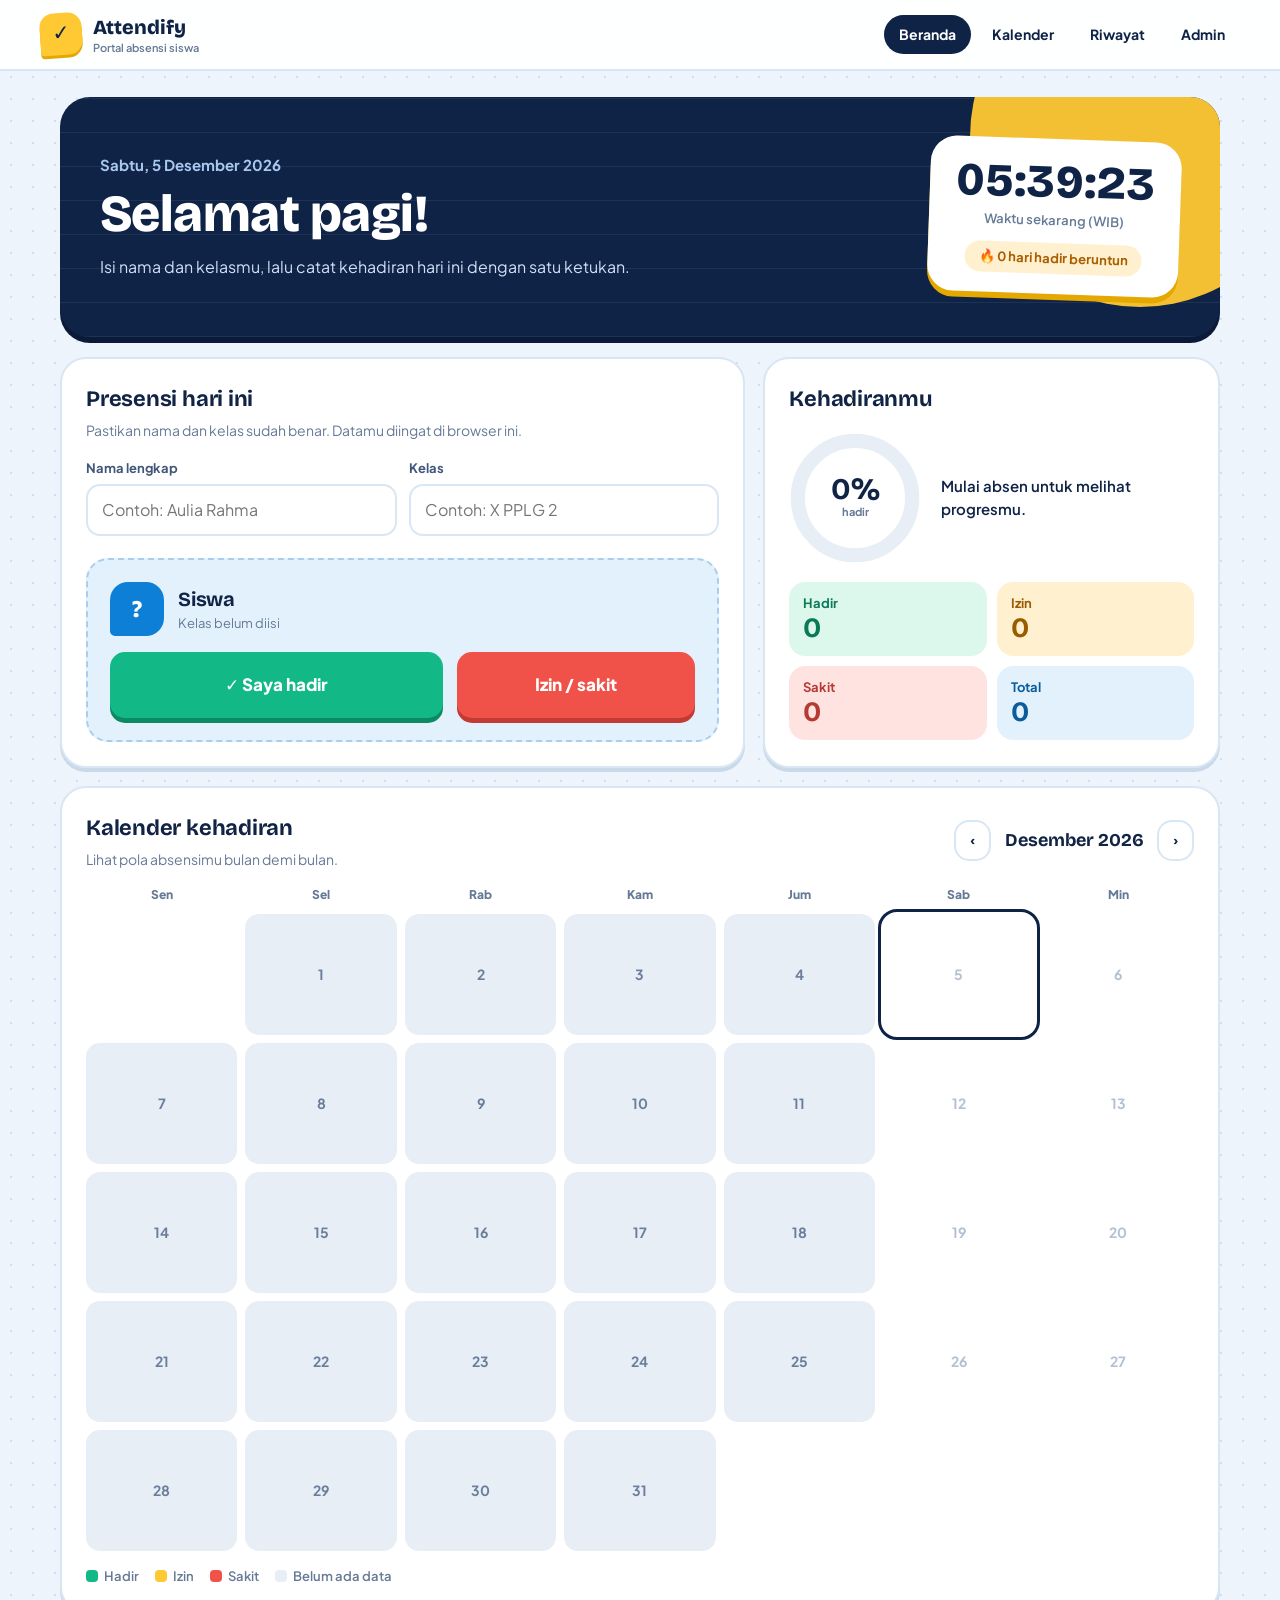
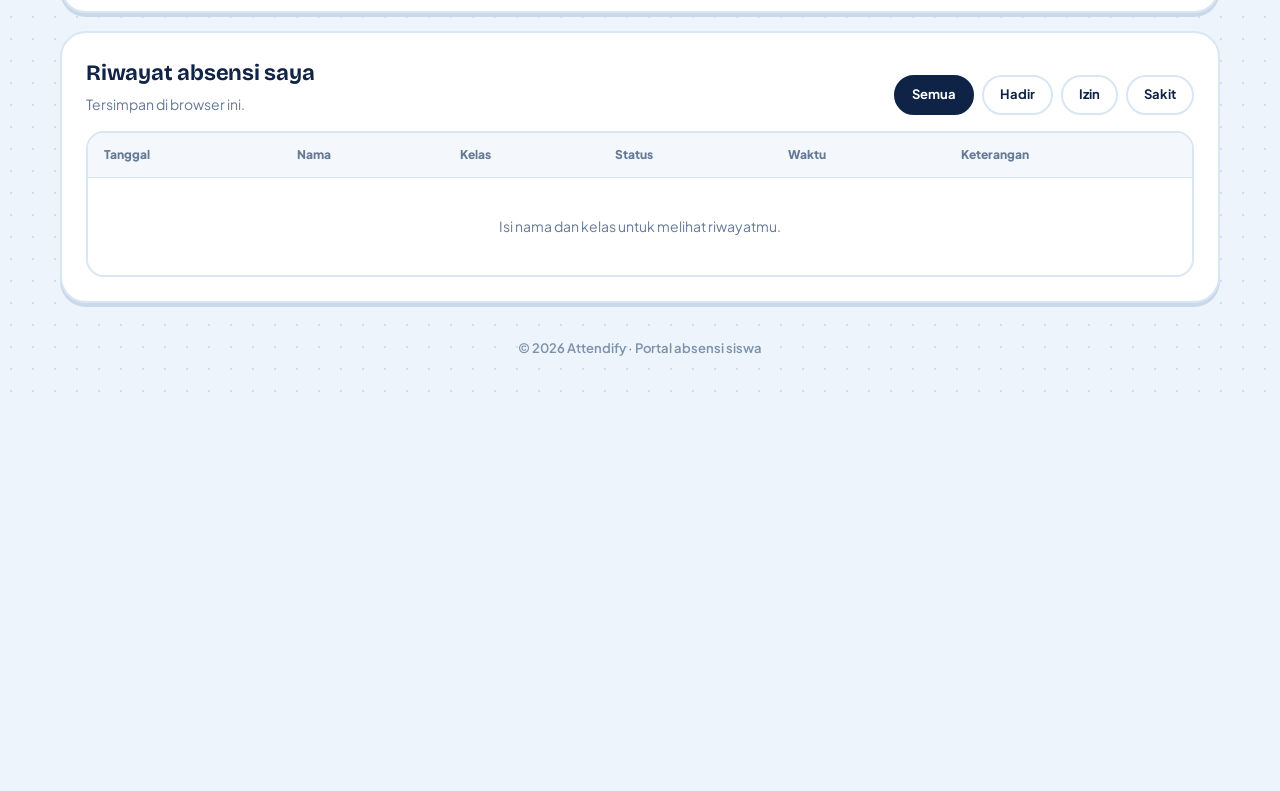
<file: index.html>
<!DOCTYPE html>
<html lang="id"><head><meta charset="UTF-8"><meta name="viewport" content="width=device-width,initial-scale=1">
<title>Attendify</title><meta http-equiv="refresh" content="0; url=siswa.html"></head>
<body><p>Membuka Attendify... <a href="siswa.html">Klik di sini jika tidak otomatis.</a></p></body></html>
</file>
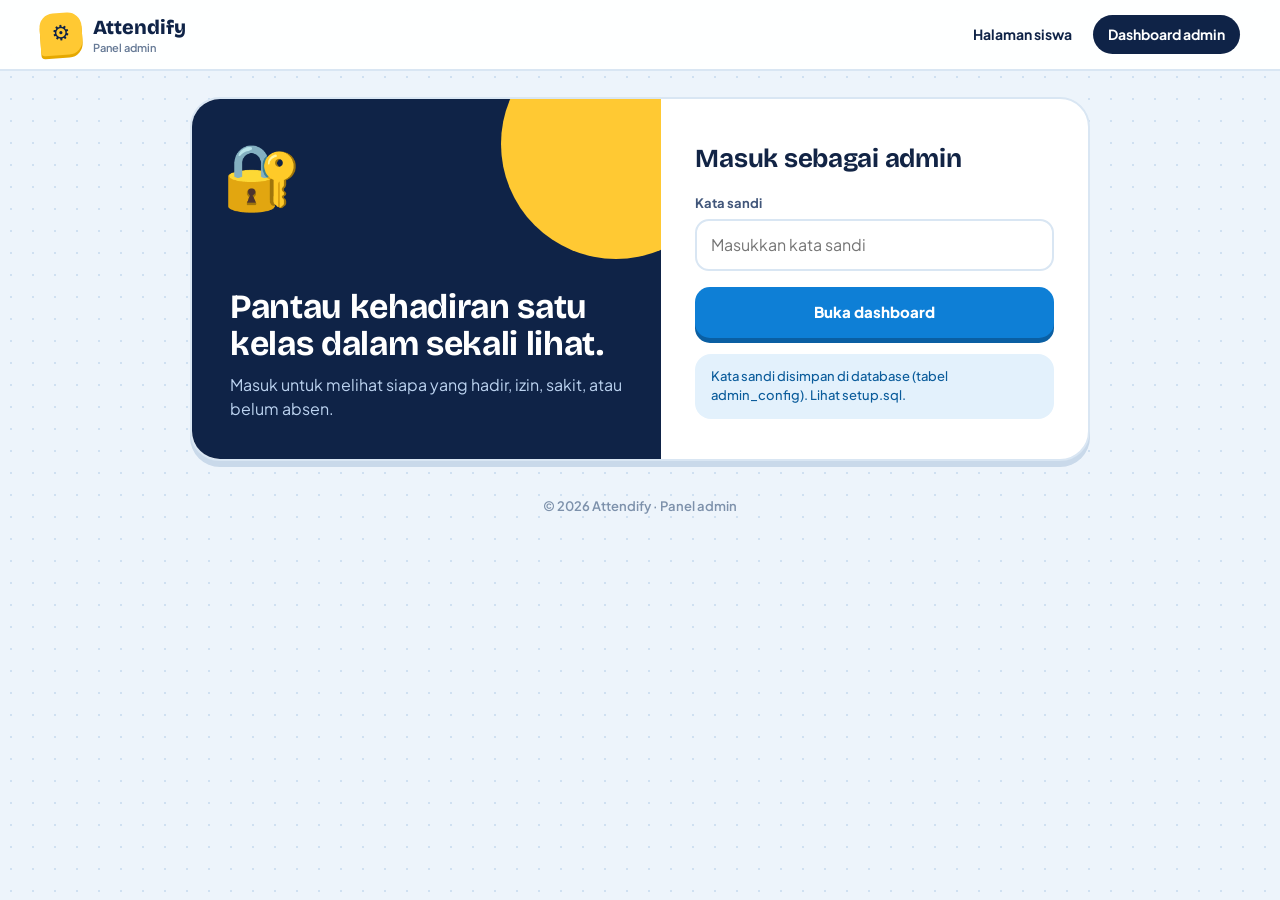
<file: admin.html>
<!DOCTYPE html>
<html lang="id"><head><meta charset="UTF-8"><meta name="viewport" content="width=device-width,initial-scale=1"><title>Attendify - Admin</title><link rel="stylesheet" href="style.css"></head>
<body>
<header class="topbar">
  <a class="brand" href="admin.html"><div class="brand-mark">⚙</div><div>Attendify<small>Panel admin</small></div></a>
  <nav class="nav"><a href="siswa.html">Halaman siswa</a><a class="active" href="admin.html">Dashboard admin</a></nav>
</header>

<main class="wrap">
  <section id="loginArea">
    <div class="login-split">
      <div class="login-art"><h1>Pantau kehadiran satu kelas dalam sekali lihat.</h1><p>Masuk untuk melihat siapa yang hadir, izin, sakit, atau belum absen.</p></div>
      <div class="login-form">
        <h2>Masuk sebagai admin</h2>
        <div class="field"><label for="adminPassword">Kata sandi</label><input type="password" id="adminPassword" placeholder="Masukkan kata sandi" autocomplete="current-password"></div>
        <button class="btn btn-blue" id="loginBtn">Buka dashboard</button>
        <div class="notice" style="margin:0">Kata sandi disimpan di database (tabel admin_config). Lihat setup.sql.</div>
      </div>
    </div>
  </section>

  <section id="dashboard" class="hidden">
    <div class="admin-hero">
      <div><h1>Data kehadiran siswa</h1><p id="dateLabel"></p></div>
      <div class="date-box"><div class="field"><label for="filterDate">Pilih tanggal</label><input type="date" id="filterDate"></div></div>
    </div>

    <div class="stats">
      <div class="stat green"><span class="ico">✅</span><span>Hadir</span><strong id="totalHadir">0</strong><small id="pctHadir"></small></div>
      <div class="stat orange"><span class="ico">📝</span><span>Izin</span><strong id="totalIzin">0</strong><small>siswa</small></div>
      <div class="stat red"><span class="ico">🤒</span><span>Sakit</span><strong id="totalSakit">0</strong><small>siswa</small></div>
      <div class="stat blue"><span class="ico">⏳</span><span>Belum absen</span><strong id="totalAlpa">0</strong><small>dari <b id="totalRoster">0</b> siswa terdaftar</small></div>
    </div>

    <div class="charts">
      <div class="card"><h2>Komposisi hari ini</h2><p class="card-sub">Perbandingan status seluruh siswa terdaftar.</p>
        <div class="donut-wrap"><div class="donut"><svg viewBox="0 0 100 100" id="donutSvg"></svg><div class="donut-center"><b id="donutPct">0%</b><span>hadir</span></div></div>
          <div class="donut-legend"><div><i style="background:var(--mint)"></i>Hadir</div><div><i style="background:var(--sun)"></i>Izin</div><div><i style="background:var(--coral)"></i>Sakit</div><div><i style="background:#c5d2e3"></i>Belum absen</div></div></div></div>
      <div class="card"><h2>Kehadiran 7 hari terakhir</h2><p class="card-sub">Ketuk batang untuk berpindah ke tanggal itu.</p><div class="bars" id="bars"></div></div>
    </div>

    <div class="card">
      <div class="toolbar"><div><h2>Daftar kehadiran</h2><p class="card-sub" style="margin:0" id="countLabel"></p></div>
        <div class="chips" id="statusChips"><button class="chip on" data-f="">Semua</button><button class="chip" data-f="Hadir">Hadir</button><button class="chip" data-f="Izin">Izin</button><button class="chip" data-f="Sakit">Sakit</button><button class="chip" data-f="Belum Absen">Belum absen</button></div></div>
      <div class="toolbar-admin">
        <div class="field"><label for="searchInput">Cari nama</label><input id="searchInput" placeholder="Ketik nama siswa..."></div>
        <div class="field"><label for="classFilter">Kelas</label><select id="classFilter"><option value="">Semua kelas</option></select></div>
        <button class="btn btn-blue" id="exportBtn">Unduh CSV</button>
        <button class="btn btn-ghost" id="printBtn">Cetak</button>
      </div>
      <div class="table-wrap"><table><thead><tr><th>No.</th><th>Nama siswa</th><th>Kelas</th><th>Status</th><th>Waktu</th><th>Keterangan</th><th class="act-col">Ubah status</th></tr></thead><tbody id="adminBody"></tbody></table></div>
      <div class="notice" id="weekendNote" hidden>Tanggal ini jatuh pada akhir pekan, jadi status "Belum absen" belum tentu berarti siswa tidak hadir.</div>
      <div class="actions" style="display:flex;justify-content:flex-end;margin-top:14px"><button class="btn btn-light btn-sm" id="logoutBtn">Keluar</button></div>
    </div>

    <details class="card" style="margin-top:18px">
      <summary>Kelola daftar siswa</summary>
      <p class="card-sub" style="margin-top:6px">Tambahkan siswa agar yang belum mengisi absensi ikut terhitung. Siswa yang pernah absen otomatis masuk daftar.</p>
      <div class="roster-grid">
        <div><div class="field"><label for="rName">Nama siswa</label><input id="rName" placeholder="Contoh: Budi Santoso"></div>
          <div class="field" style="margin-top:12px"><label for="rClass">Kelas</label><input id="rClass" placeholder="Contoh: X PPLG 2"></div>
          <button class="btn btn-blue" id="addOne" style="margin-top:14px">Tambah siswa</button></div>
        <div><div class="field"><label for="rBulk">Tempel banyak siswa (satu per baris: Nama, Kelas)</label><textarea id="rBulk" placeholder="Budi Santoso, X PPLG 2&#10;Siti Aisyah, X PPLG 2"></textarea></div>
          <button class="btn btn-sun" id="addBulk" style="margin-top:14px">Tambah semua</button></div>
      </div>
      <div class="danger"><span class="muted" id="rosterInfo"></span><button class="btn btn-coral btn-sm" id="resetAll">Hapus semua data</button></div>
    </details>
  </section>
</main>
<div class="footer">© 2026 Attendify · Panel admin</div>
<script src="config.js"></script><script src="core.js"></script><script src="admin.js"></script></body></html>
</file>
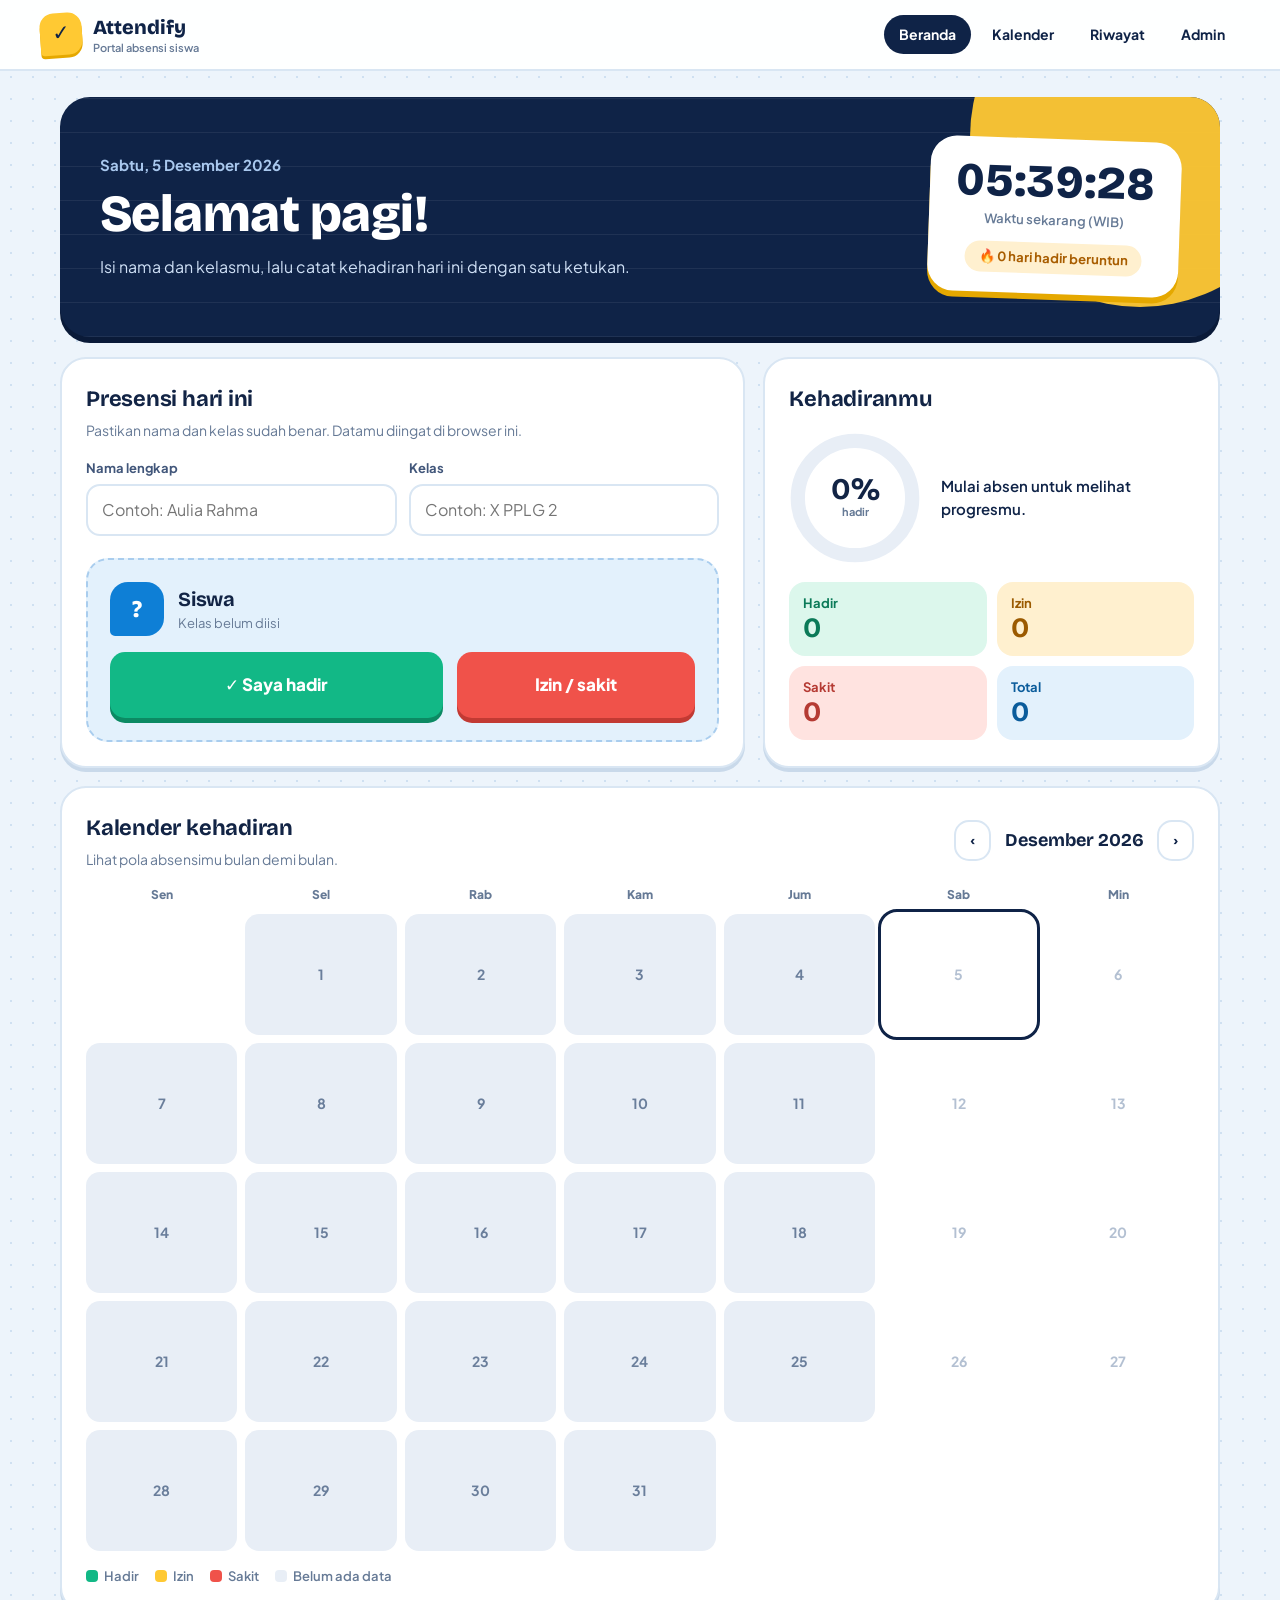
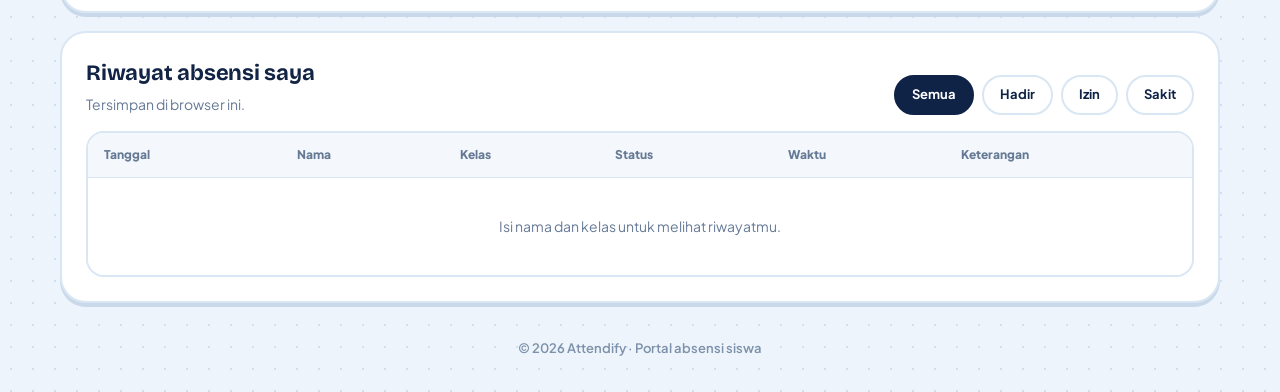
<file: siswa.html>
<!DOCTYPE html>
<html lang="id"><head><meta charset="UTF-8"><meta name="viewport" content="width=device-width,initial-scale=1"><title>Attendify - Siswa</title><link rel="stylesheet" href="style.css"></head>
<body>
<header class="topbar">
  <a class="brand" href="siswa.html"><div class="brand-mark">✓</div><div>Attendify<small>Portal absensi siswa</small></div></a>
  <nav class="nav"><a class="active" href="siswa.html">Beranda</a><a href="#kalender">Kalender</a><a href="#riwayat">Riwayat</a><a href="admin.html">Admin</a></nav>
</header>

<main class="wrap">
  <section class="hero">
    <div>
      <p class="hero-kicker" id="todayText"></p>
      <h1 id="heroTitle">Selamat datang!</h1>
      <p class="hero-sub" id="heroSub">Isi nama dan kelasmu, lalu catat kehadiran hari ini dengan satu ketukan.</p>
    </div>
    <div class="clock-card">
      <div class="clock" id="clock">00:00:00</div>
      <div class="clock-label">Waktu sekarang (WIB)</div>
      <div class="streak-badge">🔥 <b id="streakNum">0</b> hari hadir beruntun</div>
    </div>
  </section>

  <section class="layout">
    <div class="card" id="absensi">
      <h2>Presensi hari ini</h2>
      <p class="card-sub">Pastikan nama dan kelas sudah benar. Datamu diingat di browser ini.</p>
      <div class="two">
        <div class="field"><label for="studentName">Nama lengkap</label><input id="studentName" placeholder="Contoh: Aulia Rahma" autocomplete="name"></div>
        <div class="field"><label for="studentClass">Kelas</label><input id="studentClass" placeholder="Contoh: X PPLG 2"></div>
      </div>
      <div class="today-area">
        <div class="today-head">
          <div class="avatar" id="avatar">?</div>
          <div><h3 id="greetingName">Siswa</h3><div class="muted" id="greetingClass">Kelas belum diisi</div></div>
        </div>
        <div id="actionBox" class="big-actions">
          <button class="btn btn-green" id="presentBtn">✓ Saya hadir</button>
          <button class="btn btn-coral" id="requestBtn">Izin / sakit</button>
        </div>
        <div id="stampBox" class="stamp-box hidden">
          <div class="stamp" id="stamp"><b id="stampText">HADIR</b><span id="stampTime"></span></div>
          <div class="stamp-note"><span id="stampMsg">Absensi tercatat.</span><small>Absensi hanya bisa diisi sekali per hari.</small></div>
        </div>
      </div>
    </div>

    <div class="card">
      <h2>Kehadiranmu</h2>
      <div class="ring-wrap">
        <div class="ring"><svg viewBox="0 0 120 120"><circle class="track" cx="60" cy="60" r="52"/><circle class="bar" id="ringBar" cx="60" cy="60" r="52"/></svg>
          <div class="ring-text"><b id="ringPct">0%</b><span>hadir</span></div></div>
        <div class="ring-msg" id="ringMsg">Mulai absen untuk melihat progresmu.</div>
      </div>
      <div class="mini">
        <div class="m-hadir">Hadir<strong id="countHadir">0</strong></div>
        <div class="m-izin">Izin<strong id="countIzin">0</strong></div>
        <div class="m-sakit">Sakit<strong id="countSakit">0</strong></div>
        <div class="m-total">Total<strong id="countTotal">0</strong></div>
      </div>
    </div>
  </section>

  <section class="stack">
    <div class="card" id="kalender">
      <div class="cal-top">
        <div><h2>Kalender kehadiran</h2><p class="card-sub" style="margin:0">Lihat pola absensimu bulan demi bulan.</p></div>
        <div class="cal-nav"><button class="btn btn-ghost btn-sm" id="prevMonth" aria-label="Bulan sebelumnya">‹</button><strong id="calTitle"></strong><button class="btn btn-ghost btn-sm" id="nextMonth" aria-label="Bulan berikutnya">›</button></div>
      </div>
      <div class="cal-grid" id="calGrid"></div>
      <div class="legend"><span><i style="background:var(--mint)"></i>Hadir</span><span><i style="background:var(--sun)"></i>Izin</span><span><i style="background:var(--coral)"></i>Sakit</span><span><i style="background:var(--slate-bg)"></i>Belum ada data</span></div>
    </div>

    <div class="card" id="riwayat">
      <div class="toolbar"><div><h2>Riwayat absensi saya</h2><p class="card-sub" style="margin:0">Tersimpan di browser ini.</p></div>
        <div class="chips" id="histChips"><button class="chip on" data-f="">Semua</button><button class="chip" data-f="Hadir">Hadir</button><button class="chip" data-f="Izin">Izin</button><button class="chip" data-f="Sakit">Sakit</button></div></div>
      <div class="table-wrap"><table><thead><tr><th>Tanggal</th><th>Nama</th><th>Kelas</th><th>Status</th><th>Waktu</th><th>Keterangan</th></tr></thead><tbody id="historyBody"></tbody></table></div>
    </div>
  </section>
</main>
<div class="footer">© 2026 Attendify · Portal absensi siswa</div>

<div class="modal-backdrop hidden" id="requestModal" role="dialog" aria-modal="true" aria-labelledby="modalTitle"><div class="modal">
  <h2 id="modalTitle">Ajukan izin atau sakit</h2>
  <div class="field"><label for="requestType">Status</label><select id="requestType"><option value="Izin">Izin</option><option value="Sakit">Sakit</option></select></div>
  <div class="field"><label for="requestNote">Keterangan</label><input id="requestNote" placeholder="Contoh: Ada keperluan keluarga">
    <div class="chips" id="noteChips" style="margin-top:6px"><button class="chip" type="button">Keperluan keluarga</button><button class="chip" type="button">Demam</button><button class="chip" type="button">Periksa ke dokter</button></div></div>
  <div class="actions"><button class="btn btn-blue" id="submitRequest">Kirim pengajuan</button><button class="btn btn-light" id="closeModal">Batal</button></div>
</div></div>
<script src="config.js"></script><script src="core.js"></script><script src="siswa.js"></script></body></html>
</file>
<file: style.css>
@import url('https://fonts.googleapis.com/css2?family=Bricolage+Grotesque:opsz,wght@12..96,600;12..96,700;12..96,800&family=Plus+Jakarta+Sans:wght@400;500;600;700;800&display=swap');

:root{
  --navy:#0f2347; --navy-2:#1b3a6e; --sea:#0e7fd6; --sky:#e3f1fc; --sun:#ffc933; --sun-d:#e5a800;
  --mint:#12b886; --mint-bg:#dcf7ec; --amber:#f08c00; --amber-bg:#fff0cf; --coral:#f0524a; --coral-bg:#ffe3e0;
  --violet:#7c5cff; --slate:#8a9bb3; --slate-bg:#e8eef6;
  --bg:#edf4fb; --card:#fff; --ink:#122445; --muted:#667a96; --line:#d9e6f3; --edge:#c9d9ea;
  --display:'Bricolage Grotesque','Plus Jakarta Sans',system-ui,sans-serif;
  --body:'Plus Jakarta Sans',system-ui,-apple-system,'Segoe UI',sans-serif;
}
*{box-sizing:border-box}
html{scroll-behavior:smooth}
body{margin:0;font-family:var(--body);color:var(--ink);background:var(--bg);
  background-image:radial-gradient(#cfe0f1 1.2px,transparent 1.2px);background-size:22px 22px;line-height:1.5}
button,input,select,textarea{font:inherit;color:inherit}
button{cursor:pointer;border:0}
:focus-visible{outline:3px solid var(--sun);outline-offset:2px}
.hidden{display:none!important}
h1,h2,h3{font-family:var(--display);margin:0;letter-spacing:-.01em}

/* ---------- top bar ---------- */
.topbar{position:sticky;top:0;z-index:20;display:flex;align-items:center;justify-content:space-between;gap:14px;flex-wrap:wrap;
  padding:12px max(18px,calc((100% - 1200px)/2));background:#ffffffee;backdrop-filter:blur(10px);border-bottom:2px solid var(--line)}
.brand{display:flex;align-items:center;gap:11px;font-family:var(--display);font-weight:800;font-size:20px;color:var(--navy);text-decoration:none}
.brand-mark{width:42px;height:42px;border-radius:14px 14px 14px 4px;background:var(--sun);color:var(--navy);display:grid;place-items:center;font-size:21px;box-shadow:0 3px 0 var(--sun-d);transform:rotate(-4deg)}
.brand small{display:block;font-family:var(--body);font-size:11px;font-weight:600;color:var(--muted);margin-top:-2px}
.nav{display:flex;gap:6px;flex-wrap:wrap}
.nav a{color:var(--navy);text-decoration:none;padding:9px 15px;border-radius:999px;font-size:14px;font-weight:700;transition:background .15s}
.nav a:hover{background:var(--sky)}
.nav a.active{background:var(--navy);color:#fff}

.wrap{max-width:1200px;margin:26px auto 10px;padding:0 20px}

/* ---------- hero ---------- */
.hero{position:relative;overflow:hidden;border-radius:30px;background:var(--navy);color:#fff;padding:38px 40px;
  display:grid;grid-template-columns:1fr auto;gap:28px;align-items:center;min-height:240px;box-shadow:0 6px 0 #0a1a38}
.hero:before{content:"";position:absolute;inset:0;opacity:.07;
  background:repeating-linear-gradient(0deg,#fff 0 1px,transparent 1px 34px)}
.hero:after{content:"";position:absolute;width:340px;height:340px;border-radius:50%;right:-90px;top:-130px;background:var(--sun);opacity:.95}
.hero>*{position:relative;z-index:1}
.hero-kicker{margin:0 0 10px;font-weight:700;color:#a9c8ee;font-size:15px}
.hero h1{font-size:clamp(30px,5vw,52px);line-height:1.04;font-weight:800;max-width:15ch}
.hero-sub{margin:14px 0 0;max-width:46ch;color:#cfe0f6;font-size:16px}
.clock-card{background:#fff;color:var(--navy);border-radius:26px;padding:20px 26px;text-align:center;min-width:250px;transform:rotate(2deg);box-shadow:0 6px 0 var(--sun-d)}
.clock{font-family:var(--display);font-weight:800;font-size:46px;letter-spacing:.02em;font-variant-numeric:tabular-nums;line-height:1}
.clock-label{margin:6px 0 12px;font-size:13px;color:var(--muted);font-weight:600}
.streak-badge{display:inline-block;background:var(--amber-bg);color:#a85d00;border-radius:999px;padding:6px 14px;font-weight:700;font-size:13px}

/* ---------- cards & layout ---------- */
.card{background:var(--card);border:2px solid var(--line);border-radius:26px;padding:24px;box-shadow:0 4px 0 var(--edge)}
.card h2{font-size:22px;font-weight:700;margin-bottom:4px}
.card-sub{margin:0 0 18px;color:var(--muted);font-size:14px}
.layout{display:grid;grid-template-columns:1.5fr 1fr;gap:18px;margin-top:20px}
.stack{display:grid;gap:18px;margin-top:18px}
.muted{color:var(--muted);font-size:13px}

.field{display:flex;flex-direction:column;gap:6px;margin:0}
.field label{font-size:13px;font-weight:700;color:#41567a}
.field input,.field select,.field textarea{width:100%;border:2px solid var(--line);border-radius:14px;padding:12px 14px;background:#fff;outline:none;transition:border-color .15s,box-shadow .15s}
.field input:focus,.field select:focus,.field textarea:focus{border-color:var(--sea);box-shadow:0 0 0 4px #0e7fd622}
.two{display:grid;grid-template-columns:1fr 1fr;gap:12px}

/* ---------- buttons ---------- */
.btn{padding:14px 20px;border-radius:15px;font-weight:800;font-size:15px;transition:transform .12s,box-shadow .12s;display:inline-flex;align-items:center;justify-content:center;gap:8px}
.btn:active{transform:translateY(3px)}
.btn-green{background:var(--mint);color:#fff;box-shadow:0 5px 0 #0c8a63}
.btn-green:active{box-shadow:0 2px 0 #0c8a63}
.btn-coral{background:var(--coral);color:#fff;box-shadow:0 5px 0 #c23a33}
.btn-coral:active{box-shadow:0 2px 0 #c23a33}
.btn-blue{background:var(--sea);color:#fff;box-shadow:0 5px 0 #0a5fa3}
.btn-blue:active{box-shadow:0 2px 0 #0a5fa3}
.btn-sun{background:var(--sun);color:var(--navy);box-shadow:0 5px 0 var(--sun-d)}
.btn-light{background:var(--sky);color:#0b5c9b}
.btn-ghost{background:#fff;border:2px solid var(--line);color:var(--navy)}
.btn-sm{padding:9px 14px;font-size:13px;box-shadow:none!important}
.btn:disabled{opacity:.5;cursor:not-allowed;transform:none}

/* ---------- presence area ---------- */
.today-area{margin-top:22px;border-radius:22px;background:var(--sky);padding:22px;display:grid;gap:16px;border:2px dashed #a9cdee}
.today-head{display:flex;align-items:center;gap:14px}
.avatar{width:54px;height:54px;border-radius:18px 18px 18px 5px;display:grid;place-items:center;font-family:var(--display);font-weight:800;font-size:24px;color:#fff;background:var(--sea);flex:none}
.today-head h3{font-size:20px}
.big-actions{display:grid;grid-template-columns:1.4fr 1fr;gap:14px}
.big-actions .btn{padding:20px;font-size:17px}
.stamp-box{display:flex;align-items:center;justify-content:center;gap:24px;flex-wrap:wrap;padding:6px 0}
.stamp{--c:var(--mint);border:5px double var(--c);color:var(--c);border-radius:16px;padding:12px 28px;text-align:center;transform:rotate(-7deg);
  font-family:var(--display);font-weight:800;background:#ffffffaa;animation:stampIn .5s cubic-bezier(.2,1.4,.4,1) both}
.stamp b{display:block;font-size:42px;letter-spacing:.06em;line-height:1.05}
.stamp span{font-size:13px;font-family:var(--body);font-weight:700}
.stamp.izin{--c:var(--amber)}.stamp.sakit{--c:var(--coral)}
.stamp-note{max-width:260px;color:var(--navy);font-weight:600}
.stamp-note small{display:block;color:var(--muted);font-weight:500;margin-top:4px}
@keyframes stampIn{from{transform:scale(2.2) rotate(-18deg);opacity:0}to{transform:scale(1) rotate(-7deg);opacity:1}}

/* ---------- ring + mini stats ---------- */
.ring-wrap{display:flex;align-items:center;gap:20px;margin:16px 0 18px}
.ring{position:relative;width:132px;height:132px;flex:none}
.ring svg{width:100%;height:100%;transform:rotate(-90deg)}
.ring circle{fill:none;stroke-width:13;stroke-linecap:round}
.ring .track{stroke:var(--slate-bg)}
.ring .bar{stroke:var(--mint);stroke-dasharray:326.7;stroke-dashoffset:326.7;transition:stroke-dashoffset .9s cubic-bezier(.3,.9,.3,1)}
.ring-text{position:absolute;inset:0;display:grid;place-content:center;text-align:center}
.ring-text b{font-family:var(--display);font-size:30px;line-height:1}
.ring-text span{font-size:11px;color:var(--muted);font-weight:700}
.ring-msg{font-weight:600;color:var(--navy);font-size:15px}
.mini{display:grid;grid-template-columns:1fr 1fr;gap:10px}
.mini div{border-radius:16px;padding:12px 14px;font-weight:700;font-size:13px}
.mini strong{display:block;font-family:var(--display);font-size:28px;line-height:1.1}
.mini .m-hadir{background:var(--mint-bg);color:#0b7a58}.mini .m-izin{background:var(--amber-bg);color:#9b5a00}
.mini .m-sakit{background:var(--coral-bg);color:#b53a33}.mini .m-total{background:var(--sky);color:#0b5c9b}

/* ---------- calendar ---------- */
.cal-top{display:flex;justify-content:space-between;align-items:center;gap:12px;flex-wrap:wrap;margin-bottom:16px}
.cal-nav{display:flex;align-items:center;gap:8px}
.cal-nav strong{min-width:150px;text-align:center;font-family:var(--display);font-size:18px;text-transform:capitalize}
.cal-grid{display:grid;grid-template-columns:repeat(7,1fr);gap:8px}
.cal-h{text-align:center;font-size:12px;font-weight:800;color:var(--muted);padding-bottom:2px}
.cal-d{aspect-ratio:1.25;border-radius:14px;background:var(--slate-bg);display:grid;place-items:center;font-weight:700;font-size:14px;color:#6a7e9b;position:relative}
.cal-d.wk{background:transparent;color:#b3c0d2}
.cal-d.hadir{background:var(--mint);color:#fff}.cal-d.izin{background:var(--sun);color:var(--navy)}.cal-d.sakit{background:var(--coral);color:#fff}
.cal-d.now{outline:3px solid var(--navy);outline-offset:2px}
.legend{display:flex;gap:16px;flex-wrap:wrap;margin-top:16px;font-size:13px;font-weight:600;color:var(--muted)}
.legend i{display:inline-block;width:12px;height:12px;border-radius:4px;margin-right:6px;vertical-align:-1px}

/* ---------- chips, table, pills ---------- */
.chips{display:flex;gap:8px;flex-wrap:wrap}
.chip{padding:8px 16px;border-radius:999px;background:#fff;border:2px solid var(--line);font-weight:700;font-size:13px;color:var(--navy)}
.chip.on{background:var(--navy);border-color:var(--navy);color:#fff}
.toolbar{display:flex;justify-content:space-between;align-items:flex-end;gap:14px;flex-wrap:wrap;margin-bottom:16px}
.table-wrap{overflow:auto;border:2px solid var(--line);border-radius:18px}
table{width:100%;border-collapse:collapse;min-width:680px;background:#fff}
th,td{text-align:left;padding:13px 16px;border-bottom:1px solid var(--line);font-size:14px}
th{background:#f4f8fc;color:var(--muted);font-size:12px;font-weight:800}
tr:last-child td{border-bottom:0}
tbody tr:hover{background:#f8fbfe}
.pill{display:inline-flex;align-items:center;gap:6px;padding:5px 12px;border-radius:999px;font-size:12px;font-weight:800}
.pill:before{content:"";width:7px;height:7px;border-radius:50%;background:currentColor}
.pill.hadir{background:var(--mint-bg);color:#0b7a58}.pill.izin{background:var(--amber-bg);color:#9b5a00}
.pill.sakit{background:var(--coral-bg);color:#b53a33}.pill.belum{background:var(--slate-bg);color:#5a6f8c}
.empty{text-align:center;padding:38px 16px!important;color:var(--muted)}
.name-cell{display:flex;align-items:center;gap:11px;font-weight:700}
.avatar-sm{width:34px;height:34px;border-radius:12px 12px 12px 4px;display:grid;place-items:center;font-weight:800;color:#fff;font-size:14px;flex:none}
.notice{padding:13px 16px;border-radius:16px;background:var(--sky);color:#0b5c9b;font-size:13px;font-weight:500;margin-top:14px}

/* ---------- modal / toast / confetti ---------- */
.modal-backdrop{position:fixed;inset:0;background:#0f234799;display:grid;place-items:center;padding:18px;z-index:40}
.modal{width:min(460px,100%);background:#fff;border-radius:26px;padding:26px;box-shadow:0 6px 0 var(--edge);animation:pop .25s ease-out both}
.modal h2{font-size:24px;margin-bottom:16px}
.modal .field{margin-bottom:14px}
.modal .actions{display:flex;gap:10px;margin-top:6px}
.modal .actions .btn{flex:1}
@keyframes pop{from{transform:translateY(14px) scale(.96);opacity:0}to{transform:none;opacity:1}}
#toasts{position:fixed;right:18px;bottom:18px;z-index:60;display:grid;gap:10px}
.toast{background:var(--navy);color:#fff;border-radius:16px;padding:13px 18px;font-weight:700;font-size:14px;box-shadow:0 5px 0 #0a1a38;display:flex;gap:10px;align-items:center;animation:pop .25s ease-out both;max-width:340px}
.toast.ok{background:#0b7a58;box-shadow:0 5px 0 #075c42}.toast.err{background:#c23a33;box-shadow:0 5px 0 #8f2a25}
.confetti{position:fixed;top:-14px;width:10px;height:14px;border-radius:2px;z-index:50;pointer-events:none;animation:fall 1.8s ease-in forwards}
@keyframes fall{to{transform:translate(var(--dx),105vh) rotate(var(--r));opacity:.9}}

.footer{text-align:center;color:#7d91ab;font-size:13px;padding:26px 16px 34px;font-weight:600}

/* ---------- admin ---------- */
.login-split{display:grid;grid-template-columns:1.1fr 1fr;border-radius:30px;overflow:hidden;margin:24px auto 0;max-width:900px;box-shadow:0 6px 0 var(--edge);border:2px solid var(--line);background:#fff}
.login-art{background:var(--navy);color:#fff;padding:38px;position:relative;overflow:hidden;display:flex;flex-direction:column;justify-content:flex-end;min-height:360px}
.login-art:before{content:"🔐";position:absolute;top:26px;left:30px;font-size:64px}
.login-art:after{content:"";position:absolute;width:230px;height:230px;border-radius:50%;background:var(--sun);right:-70px;top:-70px}
.login-art h1{font-size:34px;line-height:1.1;position:relative;z-index:1}
.login-art p{color:#bcd3f0;position:relative;z-index:1;margin:10px 0 0}
.login-form{padding:38px 34px;display:flex;flex-direction:column;justify-content:center;gap:16px}
.login-form h2{font-size:26px}

.admin-hero{border-radius:30px;background:var(--navy);color:#fff;padding:30px 36px;display:flex;justify-content:space-between;align-items:center;gap:20px;flex-wrap:wrap;position:relative;overflow:hidden;box-shadow:0 6px 0 #0a1a38}
.admin-hero:after{content:"";position:absolute;width:260px;height:260px;border-radius:50%;background:var(--sun);right:-70px;top:-110px}
.admin-hero>*{position:relative;z-index:1}
.admin-hero h1{font-size:clamp(26px,4vw,40px);font-weight:800}
.admin-hero p{margin:8px 0 0;color:#bcd3f0}
.date-box{background:#fff;color:var(--navy);padding:12px 16px;border-radius:20px;display:flex;gap:10px;align-items:center;box-shadow:0 4px 0 var(--sun-d)}
.date-box .field{gap:2px}.date-box input{border:0;padding:4px 0;font-weight:800;font-size:15px;background:transparent;width:auto}

.stats{display:grid;grid-template-columns:repeat(4,1fr);gap:16px;margin:20px 0}
.stat{border-radius:24px;padding:20px 22px;border:2px solid transparent;box-shadow:0 4px 0 var(--edge);position:relative;overflow:hidden}
.stat span{font-size:14px;font-weight:700}
.stat strong{display:block;font-family:var(--display);font-size:46px;line-height:1.05;margin-top:4px}
.stat small{font-weight:600;opacity:.8}
.stat .ico{position:absolute;right:16px;top:12px;font-size:30px;opacity:.9}
.stat.green{background:var(--mint-bg);color:#0b7a58;border-color:#b6ecd6}
.stat.orange{background:var(--amber-bg);color:#9b5a00;border-color:#fbdc93}
.stat.red{background:var(--coral-bg);color:#b53a33;border-color:#ffc4be}
.stat.blue{background:var(--slate-bg);color:#435a7a;border-color:#cdd9e8}

.charts{display:grid;grid-template-columns:1fr 1.4fr;gap:18px;margin-bottom:18px}
.donut-wrap{display:flex;gap:22px;align-items:center;flex-wrap:wrap}
.donut{position:relative;width:170px;height:170px;flex:none}
.donut svg{width:100%;height:100%;transform:rotate(-90deg)}
.donut circle{fill:none;stroke-width:15}
.donut-center{position:absolute;inset:0;display:grid;place-content:center;text-align:center}
.donut-center b{font-family:var(--display);font-size:34px;line-height:1}
.donut-center span{font-size:12px;color:var(--muted);font-weight:700}
.donut-legend{display:grid;gap:8px;font-size:14px;font-weight:600}
.donut-legend i{display:inline-block;width:12px;height:12px;border-radius:4px;margin-right:8px}
.bars{display:flex;align-items:flex-end;gap:12px;height:190px;padding-top:10px}
.bar-col{flex:1;display:flex;flex-direction:column;align-items:center;justify-content:flex-end;gap:6px;height:100%;background:transparent;padding:0}
.bar-col .col{width:100%;max-width:54px;border-radius:12px 12px 4px 4px;background:var(--sky);min-height:8px;transition:height .6s;position:relative}
.bar-col.sel .col{background:var(--sea)}
.bar-col:hover .col{background:var(--sun)}
.bar-col em{font-style:normal;font-size:12px;font-weight:800;color:var(--navy)}
.bar-col small{font-size:12px;color:var(--muted);font-weight:700}

.toolbar-admin{display:grid;grid-template-columns:2fr 1fr auto auto;gap:12px;align-items:end;margin-bottom:14px}
.act-select{border:2px solid var(--line);border-radius:10px;padding:6px 8px;font-size:13px;font-weight:700;background:#fff}
.icon-btn{width:34px;height:34px;border-radius:10px;background:var(--coral-bg);color:#b53a33;font-weight:800}
details.card summary{cursor:pointer;font-family:var(--display);font-size:20px;font-weight:700;list-style:none;display:flex;justify-content:space-between;align-items:center}
details.card summary::-webkit-details-marker{display:none}
details.card summary:after{content:"＋";font-size:22px;color:var(--sea)}
details.card[open] summary:after{content:"－"}
.roster-grid{display:grid;grid-template-columns:1fr 1fr;gap:20px;margin-top:18px}
.roster-grid textarea{min-height:130px;resize:vertical}
.danger{margin-top:18px;padding-top:16px;border-top:2px dashed var(--line);display:flex;justify-content:space-between;align-items:center;gap:12px;flex-wrap:wrap}

@media(max-width:900px){
  .layout,.charts,.roster-grid{grid-template-columns:1fr}
  .stats{grid-template-columns:1fr 1fr}
  .hero{grid-template-columns:1fr}.clock-card{justify-self:start;transform:none}
  .toolbar-admin{grid-template-columns:1fr 1fr}
}
@media(max-width:600px){
  .wrap{padding:0 13px;margin-top:16px}
  .hero{padding:26px 22px;border-radius:24px}
  .big-actions,.two,.login-split{grid-template-columns:1fr}
  .login-art{min-height:200px}
  .stat strong{font-size:36px}
  .cal-grid{gap:5px}.cal-d{font-size:12px;border-radius:10px}
  .ring-wrap{flex-direction:column;align-items:flex-start}
  .toolbar-admin{grid-template-columns:1fr}
  .nav{width:100%}.nav a{flex:1;text-align:center;padding:8px 6px}
}
@media(prefers-reduced-motion:reduce){*{animation:none!important;transition:none!important}}
@media print{
  body{background:#fff}.topbar,.footer,.toolbar-admin,.nav,details,.admin-hero .date-box,.act-col,#toasts{display:none!important}
  .card,.stat{box-shadow:none}.charts{display:none}
}
</file>
